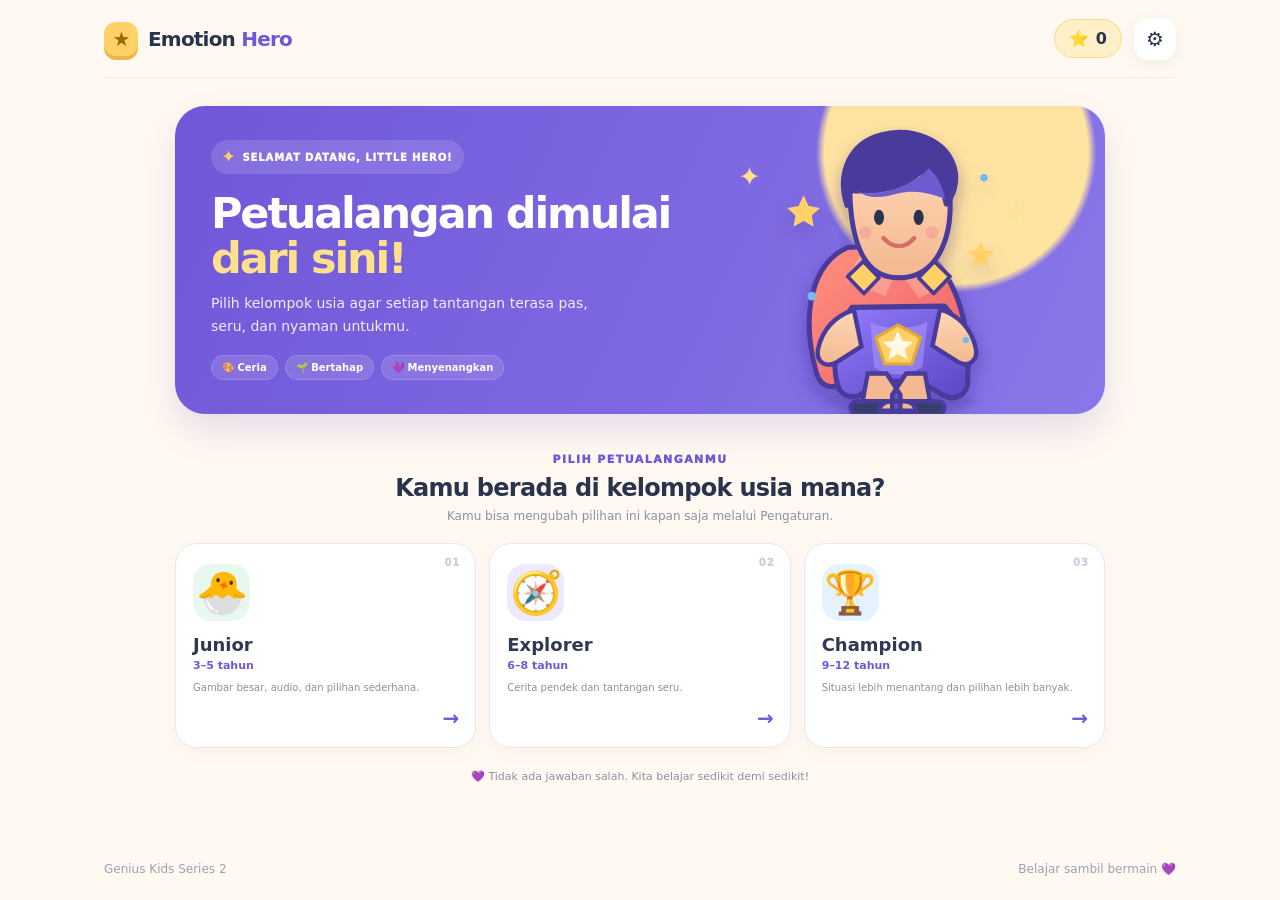
<file: apps/emotion-hero/index.html>
<!doctype html>
<html lang="id">
<head>
  <meta charset="utf-8">
  <meta name="viewport" content="width=device-width, initial-scale=1, viewport-fit=cover">
  <meta name="theme-color" content="#7057D9">
  <meta name="description" content="Emotion Hero — game edukasi anak untuk mengenali emosi, belajar menenangkan diri, dan berempati.">
  <title>Emotion Hero — Genius Kids</title>
  <link rel="manifest" href="./manifest.webmanifest">
  <link rel="icon" href="./assets/icons/icon.svg" type="image/svg+xml">
  <link rel="apple-touch-icon" href="./assets/icons/icon-192.png">
  <link rel="stylesheet" href="./css/tokens.css">
  <link rel="stylesheet" href="./css/base.css">
  <link rel="stylesheet" href="./css/layout.css">
  <link rel="stylesheet" href="./css/components.css">
  <link rel="stylesheet" href="./css/dashboard.css">
  <link rel="stylesheet" href="./css/gameplay.css">
  <link rel="stylesheet" href="./css/animations.css">
  <link rel="stylesheet" href="./css/responsive.css">
  <link rel="stylesheet" href="./css/visual-upgrade.css">
</head>
<body>
  <div class="app-shell">
    <header class="topbar" id="topbar">
      <a class="brand" href="#" data-action="home" aria-label="Emotion Hero beranda">
        <span class="brand-mark">★</span>
        <span>Emotion <b>Hero</b></span>
      </a>
      <div class="topbar-actions">
        <div class="star-pill" aria-label="Total bintang">
          <span>⭐</span><strong id="top-stars">0</strong>
        </div>
        <button class="icon-button" type="button" data-action="settings" aria-label="Pengaturan">⚙</button>
      </div>
    </header>
    <main id="app" class="main-content" tabindex="-1">
      <div class="loading-card">
        <div class="loading-mascot">🦸</div>
        <h1>Emotion Hero</h1>
        <p>Menyiapkan petualanganmu...</p>
      </div>
    </main>
    <footer class="app-footer">
      <span>Genius Kids Series 2</span>
      <span>Belajar sambil bermain 💜</span>
    </footer>
  </div>
  <div id="toast-region" class="toast-region" aria-live="polite" aria-atomic="true"></div>
  <script type="module" src="./js/app.js"></script>
</body>
</html>
</file>
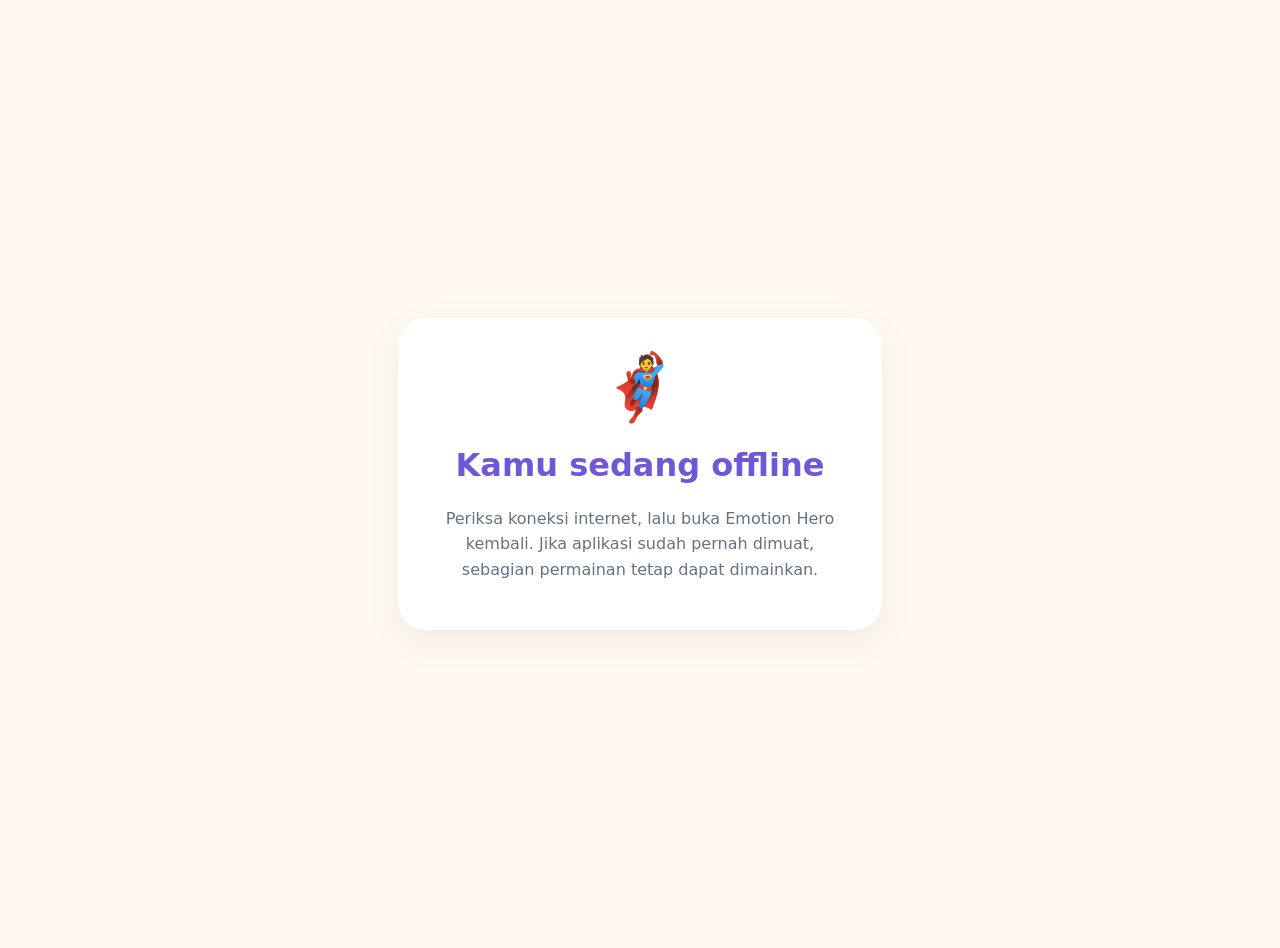
<file: apps/emotion-hero/offline.html>
<!doctype html>
<html lang="id">
<head>
  <meta charset="utf-8">
  <meta name="viewport" content="width=device-width, initial-scale=1">
  <meta name="theme-color" content="#7057D9">
  <title>Offline — Emotion Hero</title>
  <style>
    body{margin:0;min-height:100vh;display:grid;place-items:center;background:#fff9f1;color:#29334d;font-family:system-ui,sans-serif;text-align:center;padding:24px}
    main{max-width:420px;background:white;padding:32px;border-radius:28px;box-shadow:0 12px 36px #29334d12}
    .emoji{font-size:64px}h1{color:#7057d9}p{line-height:1.6;color:#667085}
  </style>
</head>
<body><main><div class="emoji">🦸</div><h1>Kamu sedang offline</h1><p>Periksa koneksi internet, lalu buka Emotion Hero kembali. Jika aplikasi sudah pernah dimuat, sebagian permainan tetap dapat dimainkan.</p></main></body>
</html>
</file>
<file: apps/emotion-hero/css/tokens.css>
:root{
  --cream:#FFF9F1;--purple:#7057D9;--purple-dark:#5941C0;--coral:#FF8068;
  --yellow:#FFD166;--mint:#69D6B1;--blue:#72B9F5;--navy:#29334D;
  --muted:#778097;--line:#EEEAF5;--white:#FFFFFF;--surface:#FFFFFF;
  --shadow:0 12px 32px rgba(41,51,77,.08);--shadow-sm:0 5px 16px rgba(41,51,77,.07);
  --radius-lg:24px;--radius-md:18px;--radius-sm:12px;
  --font: "Nunito", "Trebuchet MS", system-ui, -apple-system, sans-serif;
}
</file>
<file: apps/emotion-hero/css/base.css>
*{box-sizing:border-box}
html{min-height:100%;background:var(--cream);scroll-behavior:smooth}
body{margin:0;min-width:320px;min-height:100vh;color:var(--navy);font-family:var(--font);background:var(--cream);-webkit-tap-highlight-color:transparent}
button{font:inherit;cursor:pointer}
button:focus-visible,a:focus-visible{outline:3px solid var(--blue);outline-offset:3px}
button:disabled{cursor:not-allowed;opacity:.5}
a{color:inherit;text-decoration:none}
img{max-width:100%;display:block}
h1,h2,h3,p{margin-top:0}
h1,h2,h3{letter-spacing:-.03em}
p{line-height:1.6}
::selection{background:#DED6FF}
</file>
<file: apps/emotion-hero/css/layout.css>
.app-shell{max-width:1120px;min-height:100vh;margin:0 auto;padding:0 24px;display:flex;flex-direction:column}
.topbar{height:78px;display:flex;align-items:center;justify-content:space-between;border-bottom:1px solid rgba(112,87,217,.10)}
.brand{display:inline-flex;align-items:center;gap:10px;font-size:20px;font-weight:800;letter-spacing:-.04em}
.brand b{color:var(--purple)}
.brand-mark{width:34px;height:34px;display:grid;place-items:center;border-radius:12px;background:var(--yellow);color:#9B6A00;font-size:20px;box-shadow:0 4px 0 #E7B94D}
.topbar-actions{display:flex;align-items:center;gap:12px}
.star-pill{display:flex;align-items:center;gap:7px;padding:9px 14px;background:#FFF0C8;border:1px solid #F8D98D;border-radius:99px;font-weight:800}
.icon-button{width:42px;height:42px;border:0;border-radius:14px;background:#fff;color:var(--navy);font-size:20px;box-shadow:var(--shadow-sm)}
.main-content{flex:1;padding:28px 0 44px;outline:none}
.app-footer{padding:18px 0 24px;display:flex;justify-content:space-between;gap:12px;color:#9AA1B1;font-size:12px}
.page{animation:fade-up .3s ease both}
.page-heading{display:flex;align-items:flex-end;justify-content:space-between;gap:16px;margin-bottom:22px}
.page-heading h1{margin-bottom:6px;font-size:clamp(26px,4vw,36px)}
.page-heading p{margin:0;color:var(--muted)}
.panel{background:var(--white);border:1px solid rgba(112,87,217,.08);border-radius:var(--radius-lg);box-shadow:var(--shadow-sm)}
</file>
<file: apps/emotion-hero/css/components.css>
.btn{border:0;border-radius:16px;padding:13px 20px;display:inline-flex;align-items:center;justify-content:center;gap:9px;font-weight:900;transition:transform .15s,filter .15s;min-height:48px}
.btn:active{transform:translateY(2px)}
.btn-primary{background:var(--purple);color:#fff;box-shadow:0 5px 0 var(--purple-dark)}
.btn-primary:hover{filter:brightness(1.05)}
.btn-coral{background:var(--coral);color:#fff;box-shadow:0 5px 0 #E66B55}
.btn-soft{background:#F1EDFF;color:var(--purple)}
.btn-ghost{background:transparent;color:var(--muted);border:1px solid var(--line)}
.btn-block{width:100%}
.icon-btn{border:0;background:#F4F1FF;color:var(--purple);width:42px;height:42px;border-radius:14px;font-size:19px}
.pill{display:inline-flex;align-items:center;gap:6px;padding:6px 11px;border-radius:99px;background:#F1EDFF;color:var(--purple);font-size:12px;font-weight:900}
.muted{color:var(--muted)}
.card{background:#fff;border:1px solid rgba(112,87,217,.09);border-radius:22px;box-shadow:var(--shadow-sm)}
.progress-track{height:9px;background:#EEEAF8;border-radius:99px;overflow:hidden}
.progress-fill{height:100%;background:linear-gradient(90deg,var(--purple),#A38DF5);border-radius:99px;transition:width .3s}
.avatar-emoji{width:74px;height:74px;border-radius:24px;display:grid;place-items:center;background:#FFF0C8;font-size:42px;flex-shrink:0}
.option-card{border:2px solid #EEEAF5;background:#fff;border-radius:18px;min-height:78px;padding:14px;display:flex;align-items:center;gap:12px;text-align:left;color:var(--navy);font-weight:900;transition:.15s}
.option-card:hover{border-color:#B9A9FF;background:#FBFAFF;transform:translateY(-2px)}
.option-emoji{font-size:30px}
.option-card.correct{border-color:#55C99C;background:#EDFBF4}
.option-card.incorrect{border-color:#FF9A87;background:#FFF2EF}
.feedback{padding:14px 16px;border-radius:16px;font-weight:800;line-height:1.5}
.feedback.good{background:#E9F9F1;color:#187B54}
.feedback.try{background:#FFF5DF;color:#8A6414}
.setting-row{display:flex;align-items:center;justify-content:space-between;gap:16px;padding:16px 0;border-bottom:1px solid var(--line)}
.setting-row:last-child{border-bottom:0}
.toggle{width:52px;height:30px;border:0;border-radius:99px;background:#D9DCE5;padding:3px;transition:.2s}
.toggle::after{content:"";display:block;width:24px;height:24px;border-radius:50%;background:#fff;box-shadow:0 1px 4px #0002;transition:.2s}
.toggle[aria-pressed="true"]{background:var(--purple)}
.toggle[aria-pressed="true"]::after{transform:translateX(22px)}
.toast-region{position:fixed;left:50%;bottom:22px;transform:translateX(-50%);z-index:20;display:grid;gap:8px;width:min(92vw,420px);pointer-events:none}
.toast{background:var(--navy);color:#fff;padding:13px 16px;border-radius:14px;box-shadow:var(--shadow);font-weight:800;text-align:center;animation:fade-up .2s ease}
.empty-note{padding:22px;text-align:center;color:var(--muted)}
</file>
<file: apps/emotion-hero/css/dashboard.css>
.welcome-grid{display:grid;grid-template-columns:1.25fr .75fr;gap:20px;margin-bottom:28px}
.hero-banner{position:relative;overflow:hidden;min-height:230px;padding:28px;background:linear-gradient(120deg,#7057D9,#8D76EB);color:#fff;border-radius:28px;box-shadow:0 14px 28px #7057d933;display:flex;align-items:center}
.hero-copy{position:relative;z-index:1;max-width:440px}
.hero-copy h1{font-size:clamp(30px,4vw,44px);line-height:1.05;margin:12px 0}
.hero-copy p{color:#EEE9FF;margin-bottom:20px}
.hero-mascot{position:absolute;right:26px;bottom:10px;font-size:clamp(100px,16vw,170px);filter:drop-shadow(0 10px 5px #38218a44);transform:rotate(-7deg)}
.stats-card{padding:22px;display:flex;flex-direction:column;justify-content:space-between}
.stats-number{font-size:36px;font-weight:1000;color:var(--purple);letter-spacing:-.06em}
.stats-row{display:flex;justify-content:space-between;gap:12px}
.map-section{margin-top:8px}
.world-list{display:grid;gap:16px;position:relative}
.world-card{padding:18px 20px;display:grid;grid-template-columns:64px 1fr auto;gap:16px;align-items:center;position:relative;overflow:hidden}
.world-card.locked{opacity:.68;background:#FBFAFD}
.world-icon{width:62px;height:62px;border-radius:20px;display:grid;place-items:center;font-size:32px}
.world-card h3{margin:0 0 4px;font-size:18px}
.world-card p{margin:0;color:var(--muted);font-size:13px}
.world-meta{text-align:right;white-space:nowrap}
.mission-chips{grid-column:2 / 4;display:flex;flex-wrap:wrap;gap:8px;margin-top:-3px}
.mission-chip{border:1px solid var(--line);background:#fff;border-radius:12px;padding:8px 11px;font-size:12px;font-weight:900;color:var(--muted)}
.mission-chip.unlocked{color:var(--purple);border-color:#D9D0FF;background:#F8F6FF}
.mission-chip.completed{color:#16835A;border-color:#B9EBD5;background:#EFFBF5}
.mission-chip:disabled{opacity:.48}
.mission-chip span{margin-right:4px}
.world-1 .world-icon{background:#E9E3FF}.world-2 .world-icon{background:#FFE8DF}.world-3 .world-icon{background:#E2F3FF}.world-4 .world-icon{background:#E2F8EF}.world-5 .world-icon{background:#FFF1CC}
.world-list::before{content:"";position:absolute;left:49px;top:70px;bottom:70px;border-left:3px dashed #D8D0F4;z-index:0}
.world-card>*{position:relative;z-index:1}
</file>
<file: apps/emotion-hero/css/gameplay.css>
.game-top{display:flex;align-items:center;justify-content:space-between;gap:12px;margin-bottom:18px}
.game-progress{flex:1;max-width:480px}
.question-card{max-width:780px;margin:0 auto;padding:clamp(18px,4vw,34px)}
.question-scene{min-height:180px;border-radius:22px;background:linear-gradient(135deg,#F0EAFF,#E9F7FF);display:grid;place-items:center;text-align:center;padding:22px;margin:20px 0}
.scene-emoji{font-size:clamp(68px,12vw,100px);line-height:1.2;filter:drop-shadow(0 8px 4px #29334d14)}
.scene-caption{font-weight:800;color:#59627A;margin:10px auto 0;max-width:520px}
.question-title{text-align:center;font-size:clamp(22px,3vw,30px);line-height:1.25;margin:10px 0}
.question-hint{text-align:center;color:var(--muted);font-size:14px;margin:0}
.options-grid{display:grid;grid-template-columns:repeat(2,minmax(0,1fr));gap:12px;margin:20px 0}
.result-card{max-width:620px;margin:20px auto;padding:32px;text-align:center}
.result-stars{font-size:42px;letter-spacing:6px;margin:8px 0 16px}
.result-mascot{font-size:92px;line-height:1.2}
.age-grid{display:grid;grid-template-columns:repeat(3,minmax(0,1fr));gap:14px;margin:24px 0}
.age-card{padding:20px 14px;border:2px solid var(--line);border-radius:20px;background:#fff;text-align:center;cursor:pointer}
.age-card:hover{border-color:#B9A9FF;background:#FBFAFF}
.age-card .age-emoji{font-size:42px}
.age-card h3{margin:8px 0 4px}
.age-card p{font-size:12px;color:var(--muted);margin:0}
.settings-card{max-width:720px;padding:22px}
</file>
<file: apps/emotion-hero/css/animations.css>
@keyframes fade-up{from{opacity:0;transform:translateY(8px)}to{opacity:1;transform:translateY(0)}}
@keyframes float{0%,100%{transform:translateY(0) rotate(-7deg)}50%{transform:translateY(-9px) rotate(-4deg)}}
@keyframes pop{0%{transform:scale(.92)}70%{transform:scale(1.04)}100%{transform:scale(1)}}
.hero-mascot{animation:float 3.5s ease-in-out infinite}
.pop-in{animation:pop .35s ease both}
@media(prefers-reduced-motion:reduce){*,*::before,*::after{scroll-behavior:auto!important;animation-duration:.01ms!important;animation-iteration-count:1!important;transition-duration:.01ms!important}}
</file>
<file: apps/emotion-hero/css/responsive.css>
@media(max-width:760px){
  .app-shell{padding:0 16px}.topbar{height:66px}.main-content{padding:20px 0 32px}
  .welcome-grid{grid-template-columns:1fr}.hero-banner{min-height:210px;padding:22px}.hero-mascot{right:12px;font-size:112px;opacity:.9}
  .stats-card{gap:14px}.world-card{grid-template-columns:52px 1fr auto;padding:15px;gap:12px}
  .world-icon{width:50px;height:50px;border-radius:16px;font-size:26px}
  .world-list::before{left:40px}.mission-chips{grid-column:1 / -1;margin-top:4px}
}
@media(max-width:520px){
  .app-shell{padding:0 12px}.brand{font-size:17px}.star-pill{padding:8px 10px}
  .app-footer{font-size:10px}.page-heading{align-items:flex-start;flex-direction:column}
  .hero-banner{min-height:225px}.hero-copy{max-width:72%}.hero-copy h1{font-size:30px}
  .hero-mascot{font-size:92px;right:4px;bottom:18px}
  .age-grid{grid-template-columns:1fr}.age-card{display:flex;align-items:center;text-align:left;gap:14px;padding:14px}
  .age-card .age-emoji{font-size:34px;width:44px}
  .options-grid{gap:9px}.option-card{padding:11px;min-height:72px;font-size:14px}.option-emoji{font-size:25px}
  .question-scene{min-height:150px}.world-meta{font-size:11px}
}
</file>
<file: apps/emotion-hero/css/visual-upgrade.css>
/* Emotion Hero Visual Upgrade — v1.1 */
.dashboard-page{--ink:#29334D}
.dashboard-greeting{display:flex;align-items:flex-end;justify-content:space-between;gap:18px;margin:2px 0 20px}
.dashboard-greeting h1{font-size:clamp(27px,4vw,38px);margin:5px 0 5px;color:var(--navy)}
.dashboard-greeting h1 span{color:#F4B943;font-size:.8em}
.dashboard-greeting p{margin:0;color:#7A8297}
.eyebrow,.section-kicker{font-size:11px;letter-spacing:.13em;font-weight:1000;color:var(--purple)}
.age-badge{flex-shrink:0;padding:10px 14px;background:#fff;border:1px solid #EEEAF8;border-radius:99px;color:#6552BE;font-size:12px;font-weight:900;box-shadow:0 5px 15px #47378b0a}
.welcome-grid{grid-template-columns:minmax(0,1.45fr) minmax(230px,.65fr);gap:18px;margin-bottom:36px}
.hero-banner{min-height:300px;padding:30px 32px;border-radius:30px;background:radial-gradient(circle at 80% 10%,#A99AFB 0,#8C79EC 23%,transparent 46%),linear-gradient(120deg,#6751D0 0%,#7964DF 56%,#8A79E9 100%);box-shadow:0 18px 36px #6550c32b}
.hero-copy{max-width:58%;z-index:2}
.hero-kicker{display:inline-flex;align-items:center;gap:7px;padding:8px 11px;border-radius:99px;background:#FFFFFF22;color:#fff;font-size:10px;font-weight:1000;letter-spacing:.09em}
.sparkle-dot{color:#FFD166;font-size:15px}
.hero-copy h2{font-size:clamp(31px,4vw,47px);line-height:1.02;letter-spacing:-.055em;margin:17px 0 12px;color:#fff}
.hero-copy h2 em,.age-welcome h1 em,.result-card h1 em{font-style:normal;color:#FFE08B}
.hero-copy p{font-size:14px;line-height:1.55;color:#F0EDFF;max-width:365px;margin-bottom:19px}
.hero-cta{background:#FF8068;box-shadow:0 5px 0 #DB5E50;padding:13px 18px}
.hero-trust{font-size:10px;color:#E7E1FF;margin-top:17px;font-weight:700}.hero-trust span{color:#FFC5B8;margin-right:5px}
.hero-art-shell{position:absolute;right:12px;bottom:0;width:43%;height:100%;display:flex;align-items:flex-end;justify-content:center;z-index:1}
.hero-art-glow{position:absolute;width:210px;height:210px;border-radius:50%;background:#FFFFFF22;bottom:28px;right:10%;filter:blur(2px)}
.hero-mascot-img{position:relative;width:auto;height:96%;max-width:100%;object-fit:contain;object-position:bottom;filter:drop-shadow(0 13px 10px #30217a35)}
.hero-spark{position:absolute;color:#FFE08B;font-size:26px;z-index:2}.hero-spark-one{right:37%;top:15%}.hero-spark-two{right:8%;top:39%;font-size:34px}
.stats-card{padding:24px 22px;border-radius:26px;justify-content:flex-start;gap:0;background:linear-gradient(160deg,#fff 0%,#FBF9FF 100%)}
.stats-topline{display:flex;align-items:center;gap:9px}.stats-icon{width:38px;height:38px;display:grid;place-items:center;border-radius:13px;background:#FFF2CB;font-size:19px}.stats-label{font-size:10px;letter-spacing:.11em;color:#9298A9;font-weight:1000}
.stats-number{font-size:49px;line-height:1.1;margin:17px 0 2px;color:#5E4AC5;letter-spacing:-.06em}.stats-number span{font-size:24px;color:#F5BE42;vertical-align:8px}
.stats-caption{font-size:12px;color:#858CA0;margin:0;line-height:1.45}
.stats-divider{height:1px;background:#EEEAF5;margin:20px 0 16px}
.stats-row{font-size:11px;color:#5D657B}.stats-row strong:last-child{font-size:15px;color:#5F4BC6}.stats-row small{font-size:10px;color:#9CA2B2}
.stats-footnote{font-size:10px;color:#9298A9;margin:11px 0 0}
.map-section{margin-top:0}
.map-heading{display:flex;align-items:flex-end;justify-content:space-between;gap:15px;margin-bottom:18px}
.map-heading h2{font-size:clamp(23px,3vw,29px);margin:7px 0 5px;letter-spacing:-.04em}.map-heading p{margin:0;color:#858CA0;font-size:13px}
.map-counter{display:flex;flex-direction:column;text-align:right;gap:2px;color:#9399AA;font-size:10px;font-weight:800}.map-counter strong{font-size:20px;color:var(--purple)}
.world-list{gap:17px}
.world-card{display:grid;grid-template-columns:minmax(175px, .72fr) minmax(0,1.28fr);gap:0;padding:0;border-radius:24px;overflow:hidden;border:1px solid #EBE8F5;box-shadow:0 7px 22px #34315c0a;background:#fff;transition:transform .2s,box-shadow .2s}
.world-card.is-unlocked:hover{transform:translateY(-3px);box-shadow:0 13px 28px #34315c12}
.world-card.is-locked .world-art{filter:grayscale(.55);opacity:.65}.world-card.is-locked .world-content{background:#FCFBFE}
.world-art-wrap{position:relative;min-height:205px;overflow:hidden;background:#F3F0FF}
.world-art{width:100%;height:100%;position:absolute;inset:0;object-fit:cover;transition:transform .35s}
.world-card:hover .world-art{transform:scale(1.035)}
.world-number{position:absolute;left:14px;top:14px;padding:7px 10px;border-radius:99px;background:#FFFFFFE8;color:#5F4BC6;font-size:9px;letter-spacing:.1em;font-weight:1000;box-shadow:0 4px 12px #2b25500c}
.world-lock{position:absolute;right:13px;top:13px;width:34px;height:34px;border-radius:50%;display:grid;place-items:center;background:#FFFFFFE8;font-size:15px}
.world-content{padding:19px 20px 17px;min-width:0}
.world-heading{display:flex;justify-content:space-between;align-items:flex-start;gap:12px}
.world-heading h3{font-size:18px;margin:0 0 5px;color:#303852}.world-heading p{font-size:12px;margin:0;color:#8A91A4}
.world-progress{text-align:right;display:flex;flex-direction:column;gap:0;flex-shrink:0}.world-progress strong{font-size:16px;color:#5E4BC2}.world-progress span{font-size:9px;color:#9CA2B2}
.world-progress-track{height:6px;background:#F0EDF7;border-radius:99px;margin:14px 0 13px;overflow:hidden}.world-progress-track span{height:100%;display:block;background:linear-gradient(90deg,#8B77E9,#B1A3FF);border-radius:99px}
.mission-chips{display:grid;grid-template-columns:repeat(3,minmax(0,1fr));gap:7px;margin:0}
.mission-chip{min-width:0;min-height:42px;border:1px solid #ECEAF3;background:#FAF9FC;border-radius:12px;padding:7px 8px;display:flex;align-items:center;gap:6px;color:#9399A9;text-align:left;font-size:10px;font-weight:900;overflow:hidden}
.mission-chip.unlocked{background:#F5F2FF;border-color:#DCD4FF;color:#5D4BC0}.mission-chip.completed{background:#EFFAF5;border-color:#CDEFE0;color:#20845D}
.mission-chip-icon{font-size:10px;flex-shrink:0}.mission-chip-label{white-space:nowrap;overflow:hidden;text-overflow:ellipsis;min-width:0}.mission-chip-stars{font-size:9px;color:#E9B33B;white-space:nowrap}
.dashboard-note{margin:22px 0 0;padding:15px 18px;display:flex;align-items:center;gap:12px;border-radius:17px;background:#F1EDFF;color:#6555B5}.dashboard-note span{font-size:20px}.dashboard-note p{font-size:12px;margin:0;line-height:1.5;font-weight:700}
/* Age selection */
.age-page{max-width:930px;margin:0 auto}
.age-welcome{position:relative;min-height:275px;overflow:hidden;border:0;border-radius:30px;padding:34px 36px;background:radial-gradient(circle at 84% 15%,#FFE3A1 0,#FFE3A1 16%,transparent 17%),linear-gradient(115deg,#7057D9,#8977E9);color:#fff;display:flex;align-items:center;box-shadow:0 17px 35px #6550c329}
.age-welcome-copy{position:relative;z-index:2;max-width:58%}.age-welcome h1{font-size:clamp(31px,4vw,43px);line-height:1.04;margin:17px 0 12px;letter-spacing:-.05em}.age-welcome-copy>p{font-size:14px;line-height:1.6;color:#F0EDFF;max-width:410px;margin:0}
.age-welcome-art{position:absolute;right:4%;bottom:-8px;height:96%;width:37%;display:flex;align-items:flex-end;justify-content:center}.age-welcome-art img{height:100%;max-width:100%;object-fit:contain;filter:drop-shadow(0 10px 10px #33217b35)}
.age-welcome-badges{display:flex;gap:7px;flex-wrap:wrap;margin-top:18px}.age-welcome-badges span{background:#FFFFFF22;border:1px solid #FFFFFF25;border-radius:99px;padding:6px 10px;font-size:10px;font-weight:900}
.age-deco{position:absolute;color:#FFE08B}.age-deco-one{right:37%;top:18%;font-size:27px}.age-deco-two{right:8%;top:28%;font-size:34px}
.age-choice-heading{text-align:center;margin:34px 0 17px}.age-choice-heading h2{font-size:24px;margin:7px 0 5px}.age-choice-heading p{font-size:12px;color:#8A91A4;margin:0}
.age-grid{grid-template-columns:repeat(3,minmax(0,1fr));gap:13px;margin:0}
.age-card{position:relative;min-height:205px;padding:20px 17px 17px;display:flex;flex-direction:column;align-items:flex-start;text-align:left;border:1px solid #EAE7F3;border-radius:22px;background:#fff;box-shadow:0 6px 20px #302b5708;transition:transform .2s,border-color .2s,box-shadow .2s}
.age-card:hover{transform:translateY(-4px);border-color:#B9ACF4;box-shadow:0 14px 26px #5542a51a}
.age-card-number{position:absolute;right:15px;top:13px;color:#D0CCDD;font-size:10px;font-weight:1000;letter-spacing:.1em}
.age-emoji{width:57px;height:57px;display:grid;place-items:center;border-radius:18px;background:#FFF2CE;font-size:30px;margin-bottom:13px}
.age-card-junior .age-emoji{background:#E8F8EF}.age-card-explorer .age-emoji{background:#EDE9FF}.age-card-champion .age-emoji{background:#E4F3FF}
.age-card-copy{display:flex;flex-direction:column;gap:4px}.age-card-copy strong{font-size:18px;color:#303852}.age-card-copy b{font-size:11px;color:#7057D9}.age-card-copy small{font-size:10px;line-height:1.5;color:#8A91A4;margin-top:4px}
.age-card-arrow{position:absolute;right:16px;bottom:17px;color:#7057D9;font-size:20px;font-weight:900}
.age-footer-note{text-align:center;color:#8A91A4;font-size:11px;margin:20px 0 0}
/* Result */
.result-card{position:relative;max-width:620px;padding:28px 34px 32px;text-align:center;border-radius:30px;overflow:hidden;background:radial-gradient(circle at 50% 0,#F1EDFF 0,transparent 44%),#fff}
.result-mascot-art{width:170px;height:170px;margin:0 auto 3px;display:flex;justify-content:center;align-items:flex-end}.result-mascot-art img{height:100%;max-width:100%;object-fit:contain;filter:drop-shadow(0 8px 8px #47378b20)}
.result-card h1{font-size:34px;line-height:1.03;margin:12px 0 8px;color:#303852}.result-card h1 em{color:#7057D9}.result-pill{margin-top:0}.result-stars{font-size:36px;letter-spacing:5px;color:#F3BD43;margin:16px 0 10px}.result-stars span{color:#D9D5E5}
.result-score{display:inline-flex;align-items:baseline;gap:6px;padding:9px 15px;border-radius:99px;background:#F3F0FF;color:#6652C4}.result-score strong{font-size:18px}.result-score span{font-size:10px;font-weight:800}
.result-message{max-width:430px;margin:15px auto 0;font-size:12px;color:#858CA0;line-height:1.6}.result-actions{display:grid;gap:9px;margin-top:23px}
.result-confetti span{position:absolute;color:#F2C44E;font-size:25px}.result-confetti span:nth-child(1){left:12%;top:15%}.result-confetti span:nth-child(2){right:12%;top:20%;color:#FF9585}.result-confetti span:nth-child(3){left:19%;top:40%;color:#8B78E9}.result-confetti span:nth-child(4){right:20%;top:43%;color:#70CFA7}
@media(max-width:760px){
 .dashboard-greeting{align-items:flex-start;flex-direction:column;gap:10px}.welcome-grid{grid-template-columns:1fr}.hero-banner{min-height:285px}.hero-copy{max-width:60%}.hero-art-shell{width:43%;right:0}.stats-card{padding:19px 20px}.world-card{grid-template-columns:1fr}.world-art-wrap{min-height:170px;position:relative}.world-content{padding:16px}.age-welcome{min-height:250px;padding:26px 24px}.age-welcome-copy{max-width:61%}.age-welcome-art{width:39%;right:0}.age-grid{grid-template-columns:1fr}.age-card{min-height:125px;display:grid;grid-template-columns:58px 1fr 20px;align-items:center;gap:13px;padding:15px}.age-emoji{margin:0}.age-card-arrow{position:static;justify-self:end}.age-card-number{right:13px;top:8px;font-size:8px}.age-card-copy small{max-width:350px}
}
@media(max-width:520px){
 .dashboard-greeting h1{font-size:29px}.age-badge{font-size:10px}.hero-banner{min-height:270px;padding:23px 20px}.hero-copy{max-width:68%}.hero-copy h2{font-size:33px}.hero-copy p{font-size:11px;max-width:220px}.hero-cta{font-size:11px;padding:11px 13px;min-height:42px}.hero-trust{font-size:9px;max-width:190px}.hero-art-shell{width:40%;right:-4px}.hero-mascot-img{height:85%}.hero-spark-one{right:38%;top:13%}.stats-number{font-size:42px}.map-heading{align-items:flex-start}.map-counter{padding-top:5px}.world-art-wrap{min-height:145px}.world-content{padding:14px}.world-heading h3{font-size:16px}.mission-chips{grid-template-columns:1fr;gap:6px}.mission-chip{min-height:38px}.age-welcome{min-height:270px;padding:23px 19px}.age-welcome-copy{max-width:67%}.age-welcome h1{font-size:31px}.age-welcome-copy>p{font-size:11px}.age-welcome-art{width:43%;right:-6px;height:88%}.age-welcome-badges{gap:5px}.age-welcome-badges span{font-size:8px;padding:5px 7px}.age-choice-heading h2{font-size:20px}.age-card{min-height:110px}.result-card{padding:24px 19px}.result-mascot-art{height:145px;width:145px}.result-card h1{font-size:30px}
}

/* Gameplay Upgrade v1.2 — distinct activity patterns for each world */
.gameplay-upgrade-page{max-width:900px;margin:0 auto}
.gameplay-upgrade-page .game-top{margin-bottom:13px}
.game-progress-labels{display:flex;justify-content:space-between;gap:10px;font-size:11px;font-weight:1000;color:#515B75;margin-bottom:7px}
.gameplay-heading{text-align:center;margin:5px 0 15px}
.gameplay-heading .pill{background:#EEE9FF;color:#6250C4}
.gameplay-heading p{font-size:11px;color:#8A91A4;margin:7px 0 0;font-weight:800}
.gameplay-card{max-width:790px;margin:0 auto;padding:clamp(17px,3.5vw,28px);border-radius:27px}
.activity-stage{position:relative;overflow:hidden;min-height:190px;border-radius:22px;padding:17px 20px 18px;margin-bottom:19px;text-align:center;display:flex;flex-direction:column;align-items:center;justify-content:center}
.stage-topline{width:100%;display:flex;align-items:center;justify-content:space-between;gap:10px;font-size:9px;letter-spacing:.11em;font-weight:1000;color:#6D5BC4}
.stage-stamp{padding:6px 9px;border-radius:99px;background:#FFFFFFB8;color:#8B86A0;font-size:8px}
.stage-main-emoji{font-size:clamp(60px,10vw,86px);line-height:1.12;margin:12px 0 6px;filter:drop-shadow(0 7px 4px #29334d12)}
.activity-stage>p{max-width:570px;margin:0 auto;color:#68728B;font-size:12px;line-height:1.55;font-weight:700}
.emotion-stage{background:radial-gradient(circle at 50% 45%,#FFFFFF 0 18%,transparent 19%),linear-gradient(135deg,#F3EEFF,#FFF3E9)}
.detective-stage{background:linear-gradient(135deg,#FFF1D9,#FFF9EF 55%,#EAF4FF)}
.detective-stage .stage-topline{color:#A46C24}
.detective-note,.calm-reminder,.kindness-reminder{margin-top:13px;padding:10px 13px;border-radius:13px;background:#FFFFFFB8;color:#69728A;font-size:10px;line-height:1.5;font-weight:800;max-width:590px}
.body-stage{background:linear-gradient(135deg,#EAF8F1,#F2F9FF)}
.body-stage .stage-topline{color:#278666}
.body-map-row{width:min(100%,540px);display:flex;align-items:center;justify-content:center;gap:22px;margin:9px auto 6px}
.body-character{width:110px;height:132px;display:grid;place-items:center;border-radius:25px;background:#FFFFFFA8;font-size:76px;flex-shrink:0}
.body-cues{display:grid;gap:7px;text-align:left;flex:1;max-width:300px}
.body-cue{display:flex;align-items:center;gap:10px;padding:8px 10px;border:1px solid #FFFFFF;background:#FFFFFFB8;border-radius:13px}
.body-cue>span{font-size:22px}
.body-cue strong,.body-cue small{display:block}
.body-cue strong{font-size:10px;color:#3F6C63}
.body-cue small{font-size:9px;color:#82938E;margin-top:2px}
.body-caption{font-size:10px!important;margin-top:5px!important}
.calm-stage{background:linear-gradient(135deg,#E6F7F2,#EAF4FF 60%,#F5F0FF)}
.calm-stage .stage-topline{color:#338E82}
.kindness-stage{background:linear-gradient(135deg,#FFF0ED,#FFF6DF 60%,#F2EEFF)}
.kindness-stage .stage-topline{color:#D16F69}
.question-title{margin:15px auto 7px;max-width:680px}
.question-hint{font-size:11px}
.gameplay-options{margin-top:17px}
.gameplay-option{position:relative;min-height:82px;border-radius:17px}
.gameplay-option .option-label{line-height:1.35}
.gameplay-option .drag-hint{margin-left:auto;color:#A69BCB;font-size:17px;font-weight:1000}
.mode-emotion-match .gameplay-option{border-style:solid;background:linear-gradient(145deg,#fff,#FCFAFF)}
.mode-emotion-match .gameplay-option .option-emoji{width:43px;height:43px;display:grid;place-items:center;border-radius:14px;background:#F4F0FF}
.emotion-drop-zone{min-height:61px;margin:13px auto 8px;border:2px dashed #BDB1ED;border-radius:16px;background:#F8F6FF;display:flex;align-items:center;justify-content:center;gap:10px;padding:11px 15px;color:#6C5BC1;font-size:11px;font-weight:1000;text-align:center;transition:background .15s,border-color .15s}
.emotion-drop-zone:focus-visible{outline:3px solid #72B9F5;outline-offset:3px}
.emotion-drop-zone.answered{border-style:solid;background:#F0FBF5;border-color:#9BDDBD;color:#277C5C}
.drop-zone-icon{font-size:20px}
.mode-story-detective .gameplay-option{background:#FFFEFA;border-color:#F1E7D4}
.mode-body-signals .gameplay-option{background:#FBFFFD;border-color:#DDEFE7}
.mode-calm-choice .gameplay-option{background:#FCFEFF;border-color:#DFEAF5}
.mode-kindness-story .gameplay-option{background:#FFFCFA;border-color:#F5E3E0}
.gameplay-next{min-height:52px}
.gameplay-encouragement{text-align:center;color:#9A94B0;font-size:10px;font-weight:800;margin:14px 0 0}

/* Guided breathing activity — self-paced, no forced breath holding or timer. */
.breathing-page{max-width:650px;margin:0 auto}
.breathing-card{padding:clamp(23px,5vw,42px);text-align:center;border-radius:30px;background:radial-gradient(circle at 50% 0,#E8F8F1 0,transparent 46%),#fff}
.breath-illustration{font-size:76px;margin:20px 0 8px}
.breathing-card h1{font-size:clamp(25px,4vw,34px);color:#3C6F68;margin:12px 0 8px}
.breathing-card>p{max-width:450px;margin:0 auto;color:#7C8992;font-size:13px;line-height:1.65}
.breathing-safety{max-width:470px;margin:19px auto 0;padding:12px 14px;border-radius:14px;background:#F0F8F4;color:#648078;font-size:10px;line-height:1.6;font-weight:800}
.breath-orb{width:178px;height:178px;margin:24px auto 20px;border-radius:50%;display:grid;place-items:center;background:radial-gradient(circle at 35% 28%,#FFFFFF 0 10%,#D9F4E9 11% 46%,#BCE8D8 47% 100%);box-shadow:0 12px 28px #69BFA02B,inset 0 0 0 9px #FFFFFF8A;transition:transform 1.2s ease,box-shadow 1.2s ease}
.breath-orb span{font-size:57px;filter:drop-shadow(0 5px 3px #347f6420)}
.breath-orb.inhale{transform:scale(1.08);box-shadow:0 15px 34px #69BFA044,inset 0 0 0 9px #FFFFFF9A}
.breath-orb.exhale{transform:scale(.88);box-shadow:0 7px 18px #69BFA020,inset 0 0 0 9px #FFFFFF80}
.breathing-dots{display:flex;justify-content:center;gap:8px;margin:18px 0 0}
.breathing-dots span{width:9px;height:9px;border-radius:50%;background:#E1E8E4}
.breathing-dots span.active{background:#62B99A;box-shadow:0 0 0 4px #E5F6EE}
.breathing-actions{display:grid;gap:9px;max-width:360px;margin:20px auto 0}
@media(max-width:560px){
 .gameplay-card{padding:14px;border-radius:22px}
 .activity-stage{min-height:170px;padding:14px}
 .body-map-row{gap:10px}.body-character{width:80px;height:112px;font-size:60px}.body-cue{padding:7px}.body-cue>span{font-size:19px}
 .gameplay-option{min-height:72px;padding:10px;font-size:12px}
 .emotion-drop-zone{font-size:10px}
 .breath-orb{width:150px;height:150px}.breath-orb span{font-size:48px}
}
</file>
